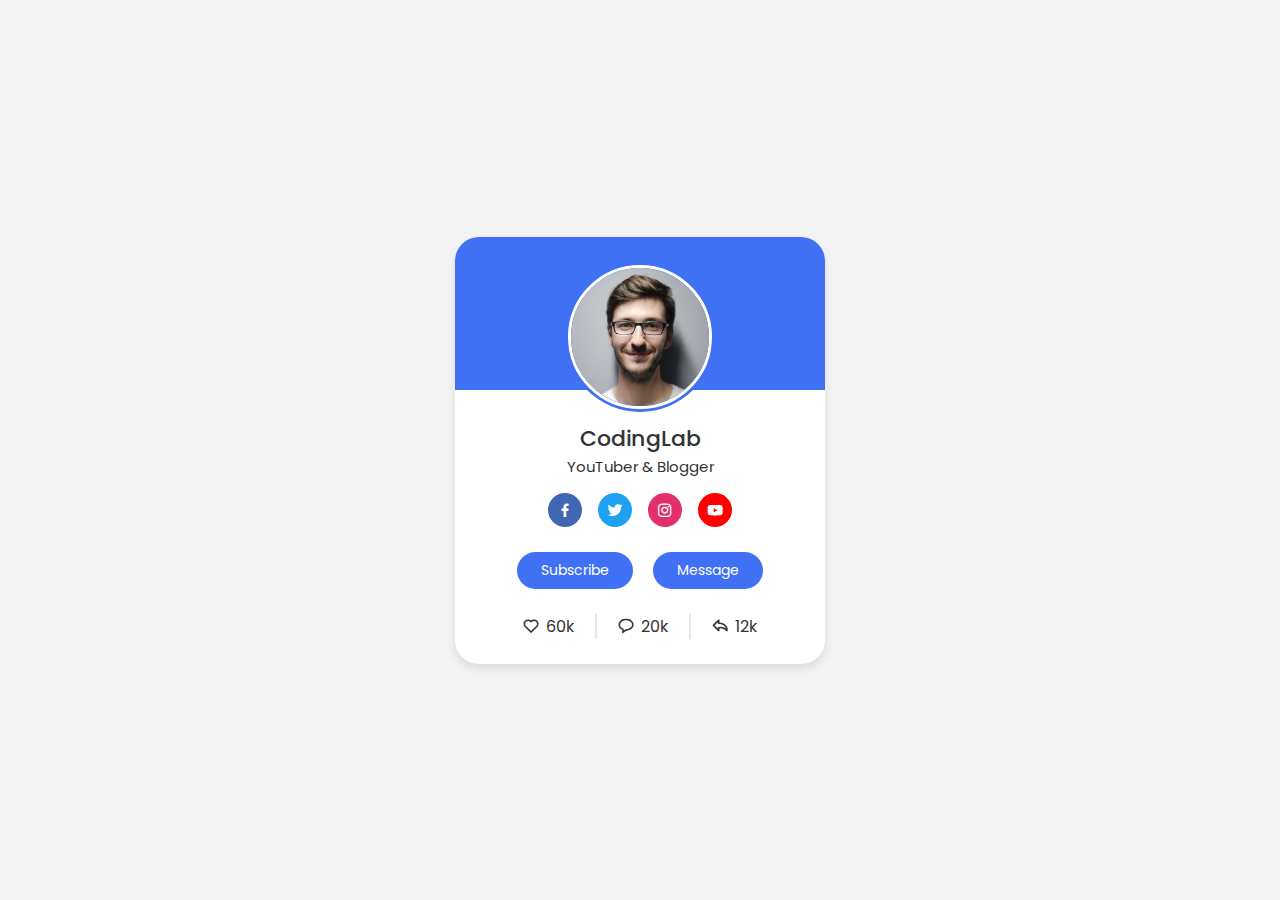
<file: #1 Profile Card Ui Design/index.html>
<!DOCTYPE html>
<html lang="en">

<head>
  <meta charset="UTF-8" />
  <meta http-equiv="X-UA-Compatible" content="IE=edge" />
  <meta name="viewport" content="width=device-width, initial-scale=1.0" />
  <title>Profile Card UI Design</title>

  <!-- CSS -->
  <link rel="stylesheet" href="style.css" />

  <!-- Boxicons CSS -->
  <link href="https://unpkg.com/boxicons@2.1.2/css/boxicons.min.css" rel="stylesheet" />
</head>

<body>
  <div class="profile-card">
    <div class="image">
      <img src="profile.jpg" alt="" class="profile-img" />
    </div>

    <div class="text-data">
      <span class="name">CodingLab</span>
      <span class="job">YouTuber & Blogger</span>
    </div>

    <div class="media-buttons">
      <a href="#" style="background: #4267b2" class="link">
        <i class="bx bxl-facebook"></i>
      </a>
      <a href="#" style="background: #1da1f2" class="link">
        <i class="bx bxl-twitter"></i>
      </a>
      <a href="#" style="background: #e1306c" class="link">
        <i class="bx bxl-instagram"></i>
      </a>
      <a href="#" style="background: #ff0000" class="link">
        <i class="bx bxl-youtube"></i>
      </a>
    </div>

    <div class="buttons">
      <button class="button">Subscribe</button>
      <button class="button">Message</button>
    </div>

    <div class="analytics">
      <div class="data">
        <i class="bx bx-heart"></i>
        <span class="number">60k</span>
      </div>
      <div class="data">
        <i class="bx bx-message-rounded"></i>
        <span class="number">20k</span>
      </div>
      <div class="data">
        <i class="bx bx-share"></i>
        <span class="number">12k</span>
      </div>
    </div>
  </div>
</body>

</html>
</file>
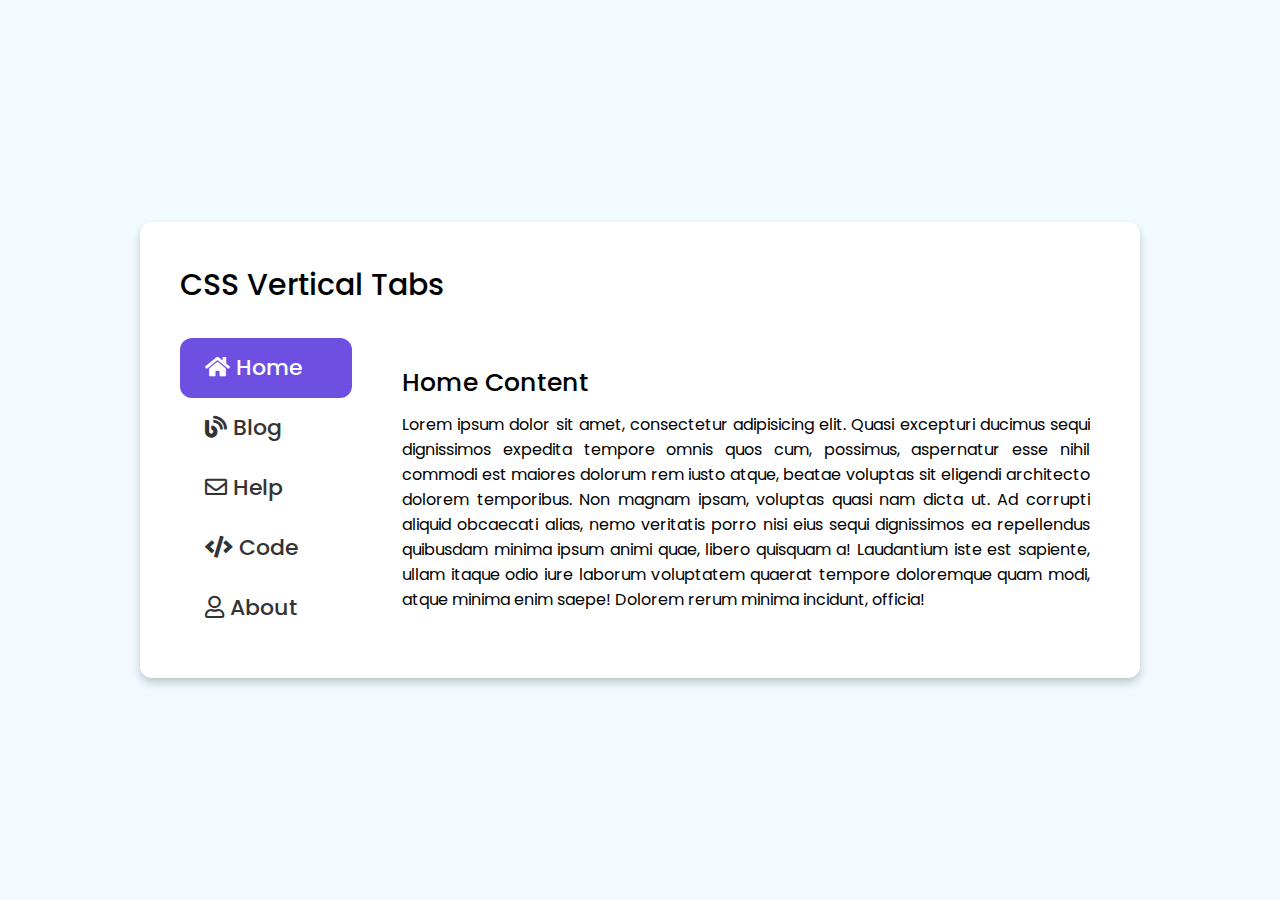
<file: #10 Vertical Tab Design/index.html>
<!DOCTYPE html>
<html lang="en" dir="ltr">

<head>
  <meta charset="UTF-8" />
  <title>CSS Vertical Tabs | CodingLab</title>
  <link rel="stylesheet" href="style.css" />
  <!-- Fontawesome CDN Link -->
  <link rel="stylesheet" href="https://cdnjs.cloudflare.com/ajax/libs/font-awesome/5.15.2/css/all.min.css" />
  <meta name="viewport" content="width=device-width, initial-scale=1.0" />
</head>

<body>
  <div class="container">
    <div class="topic">CSS Vertical Tabs</div>
    <div class="content">
      <input type="radio" name="slider" checked id="home" />
      <input type="radio" name="slider" id="blog" />
      <input type="radio" name="slider" id="help" />
      <input type="radio" name="slider" id="code" />
      <input type="radio" name="slider" id="about" />
      <div class="list">
        <label for="home" class="home">
          <i class="fas fa-home"></i>
          <span class="title">Home</span>
        </label>
        <label for="blog" class="blog">
          <span class="icon"><i class="fas fa-blog"></i></span>
          <span class="title">Blog</span>
        </label>
        <label for="help" class="help">
          <span class="icon"><i class="far fa-envelope"></i></span>
          <span class="title">Help</span>
        </label>
        <label for="code" class="code">
          <span class="icon"><i class="fas fa-code"></i></span>
          <span class="title">Code</span>
        </label>
        <label for="about" class="about">
          <span class="icon"><i class="far fa-user"></i></span>
          <span class="title">About</span>
        </label>
        <div class="slider"></div>
      </div>
      <div class="text-content">
        <div class="home text">
          <div class="title">Home Content</div>
          <p>
            Lorem ipsum dolor sit amet, consectetur adipisicing elit. Quasi excepturi ducimus sequi dignissimos expedita
            tempore omnis quos cum, possimus, aspernatur esse nihil commodi est maiores dolorum rem iusto atque, beatae
            voluptas sit eligendi architecto dolorem temporibus. Non magnam ipsam, voluptas quasi nam dicta ut. Ad
            corrupti aliquid obcaecati alias, nemo veritatis porro nisi eius
            sequi dignissimos ea repellendus quibusdam minima ipsum animi quae, libero quisquam a! Laudantium iste est
            sapiente, ullam itaque odio iure laborum voluptatem quaerat tempore doloremque quam modi, atque minima enim
            saepe! Dolorem rerum minima incidunt, officia!
          </p>
        </div>
        <div class="blog text">
          <div class="title">Blog Content</div>
          <p>
            Lorem ipsum dolor sit amet, consectetur adipisicing elit. Alias tempora, unde reprehenderit incidunt
            excepturi blanditiis ullam dignissimos provident quam? Fugit, enim! Architecto ad officiis dignissimos ex
            quae iusto amet pariatur, ea eius aut velit, tempora magnam hic autem maiores unde corrupti tenetur
            delectus! Voluptatum praesentium labore consectetur ea qui illum illo
            distinctio, sunt, ipsam rerum optio quibusdam cum a? Aut facilis non fuga molestiae voluptatem omnis
            reprehenderit, dignissimos commodi repellat sapiente natus ipsam, ipsa distinctio. Ducimus repudiandae fuga
            aliquid, numquam.
          </p>
        </div>
        <div class="help text">
          <div class="title">Help Content</div>
          <p>
            Lorem ipsum dolor sit amet, consectetur adipisicing elit. Maiores error neque, officia excepturi dolores
            quis dolor, architecto iusto deleniti a soluta nostrum. Fuga reiciendis beatae, dicta voluptatem, vitae
            eligendi maxime accusamus. Amet totam aut odio velit cumque autem neque sequi provident mollitia, nisi sunt
            maiores facilis debitis in officiis asperiores saepe quo soluta
            laudantium ad non quisquam! Repellendus culpa necessitatibus aliquam quod mollitia perspiciatis ducimus
            doloribus perferendis autem, omnis, impedit, veniam qui dolorem? Ipsam nihil assumenda, sit ratione
            blanditiis eius aliquam libero iusto, dolorum aut perferendis modi laboriosam sint dolor.
          </p>
        </div>
        <div class="code text">
          <div class="title">Code Content</div>
          <p>
            Lorem ipsum dolor sit amet, consectetur adipisicing elit. Tempore magnam vitae inventore blanditiis nam
            tenetur voluptates doloribus error atque reprehenderit, necessitatibus minima incidunt a eius corrupti
            placeat, quasi similique deserunt, harum? Quia ut impedit ab earum expedita soluta repellat perferendis hic
            tempora inventore, accusantium porro consequuntur quisquam et assumenda
            distinctio dignissimos doloremque enim nemo delectus deserunt! Ullam perspiciatis quae aliquid animi quam
            amet deleniti, at dolorum tenetur, tempore laborum.
          </p>
        </div>
        <div class="about text">
          <div class="title">About Content</div>
          <p>
            Lorem ipsum dolor sit amet, consectetur adipisicing elit. Necessitatibus incidunt possimus quas ad, sit nam
            veniam illo ullam sapiente, aspernatur fugiat atque. Laboriosam libero voluptatum molestiae veniam earum
            quisquam, laudantium aperiam, eligendi dicta animi maxime sunt non nisi, ex, ipsa! Soluta ex, quibusdam
            voluptatem distinctio asperiores recusandae veritatis optio dolorem
            illo nesciunt quos ullam, dicta numquam ipsam cumque sed. Blanditiis omnis placeat, enim sit dicta eligendi
            voluptatibus laborum consectetur repudiandae tempora numquam molestiae rerum mollitia nemo. Velit
            perspiciatis, nesciunt, quo illo quas error debitis molestiae et sapiente neque tempore natus?
          </p>
        </div>
      </div>
    </div>
  </div>
</body>

</html>
</file>
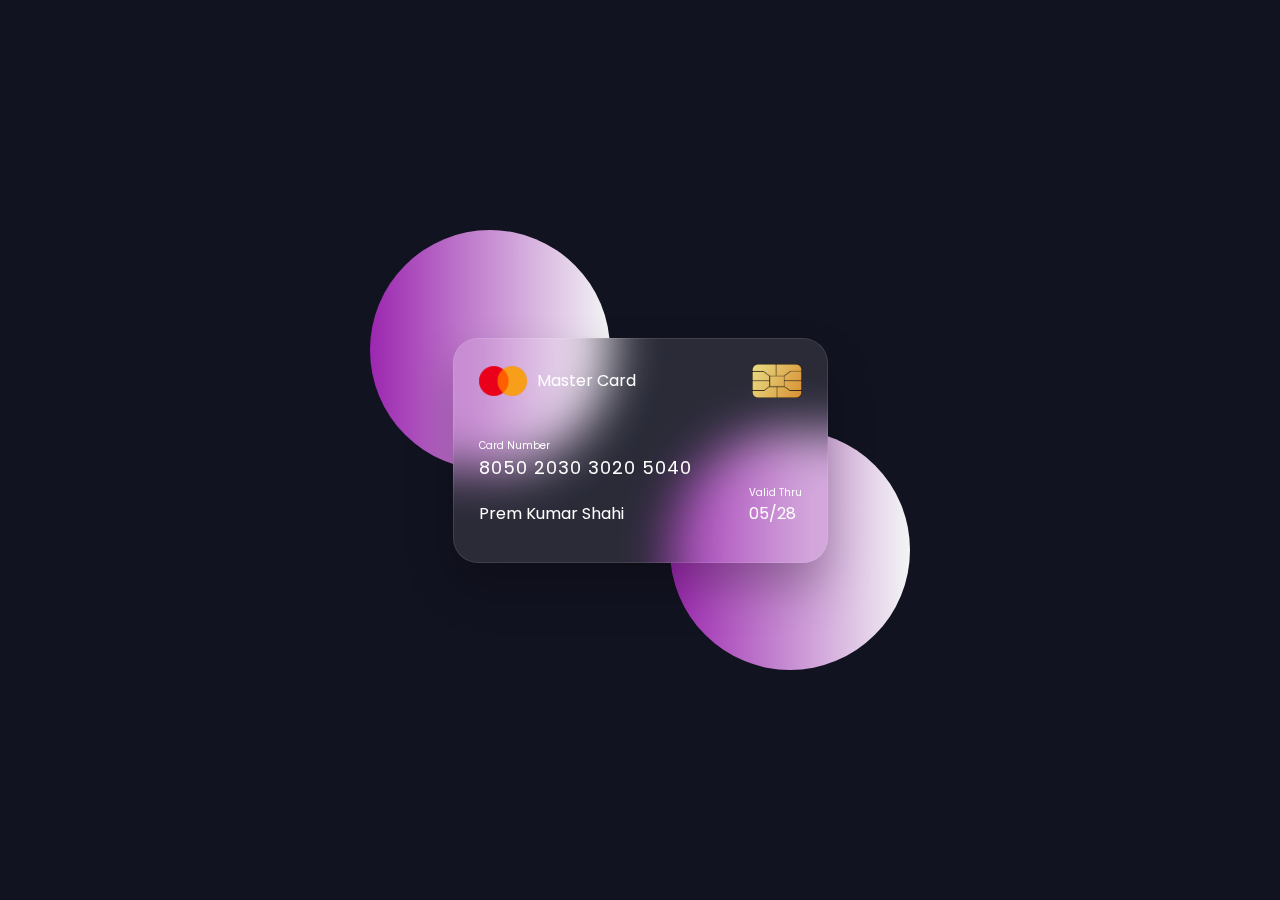
<file: #2 Flipping Credit Card UI Design/index.html>
<!DOCTYPE html>
<html lang="en">

<head>
  <meta charset="UTF-8" />
  <meta http-equiv="X-UA-Compatible" content="IE=edge" />
  <meta name="viewport" content="width=device-width, initial-scale=1.0" />
  <title>Flipping Card UI Design</title>
  <link rel="stylesheet" href="style.css" />
</head>

<body>
  <section>
    <div class="container">
      <div class="card front-face">
        <header>
          <span class="logo">
            <img src="images/logo.png" alt="" />
            <h5>Master Card</h5>
          </span>
          <img src="images/chip.png" alt="" class="chip" />
        </header>

        <div class="card-details">
          <div class="name-number">
            <h6>Card Number</h6>
            <h5 class="number">8050 2030 3020 5040</h5>
            <h5 class="name">Prem Kumar Shahi</h5>
          </div>

          <div class="valid-date">
            <h6>Valid Thru</h6>
            <h5>05/28</h5>
          </div>
        </div>
      </div>

      <div class="card back-face">
        <h6>
          For customer service call +977 4343 3433 or email at
          mastercard@gmail.com
        </h6>
        <span class="magnetic-strip"></span>
        <div class="signature"><i>005</i></div>
        <h5>
          Lorem ipsum dolor sit amet, consectetur adipisicing elit. Officia
          maiores sed doloremque nesciunt neque beatae voluptatibus doloribus.
          Libero et quis magni magnam nihil temporibus? Facere consectetur
          dolore reiciendis et veniam.
        </h5>
      </div>
    </div>
  </section>
</body>

</html>
</file>
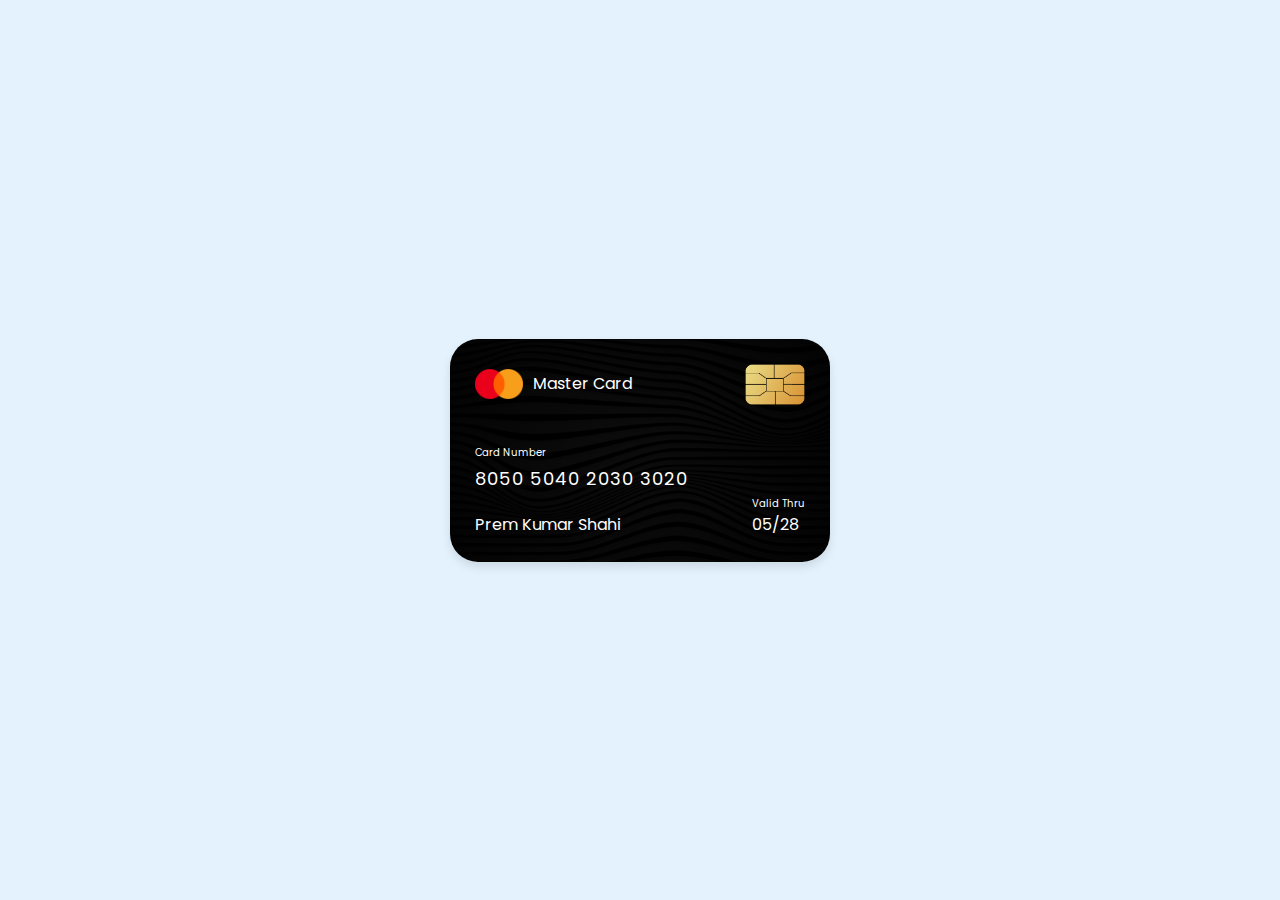
<file: #3 Credit Card UI Design/index.html>
<!DOCTYPE html>
<html lang="en">

<head>
  <meta charset="UTF-8" />
  <meta http-equiv="X-UA-Compatible" content="IE=edge" />
  <meta name="viewport" content="width=device-width, initial-scale=1.0" />
  <title>Credit Card Ui Design</title>
  <link rel="stylesheet" href="style.css" />
</head>

<body>
  <div class="container">
    <header>
      <span class="logo">
        <img src="images/logo.png" alt="" />
        <h5>Master Card</h5>
      </span>
      <img src="images/chip.png" alt="" class="chip" />
    </header>

    <div class="card-details">
      <div class="name-number">
        <h6>Card Number</h6>
        <h5 class="number">8050 5040 2030 3020</h5>
        <h5 class="name">Prem Kumar Shahi</h5>
      </div>
      <div class="valid-date">
        <h6>Valid Thru</h6>
        <h5>05/28</h5>
      </div>
    </div>
  </div>
</body>

</html>
</file>
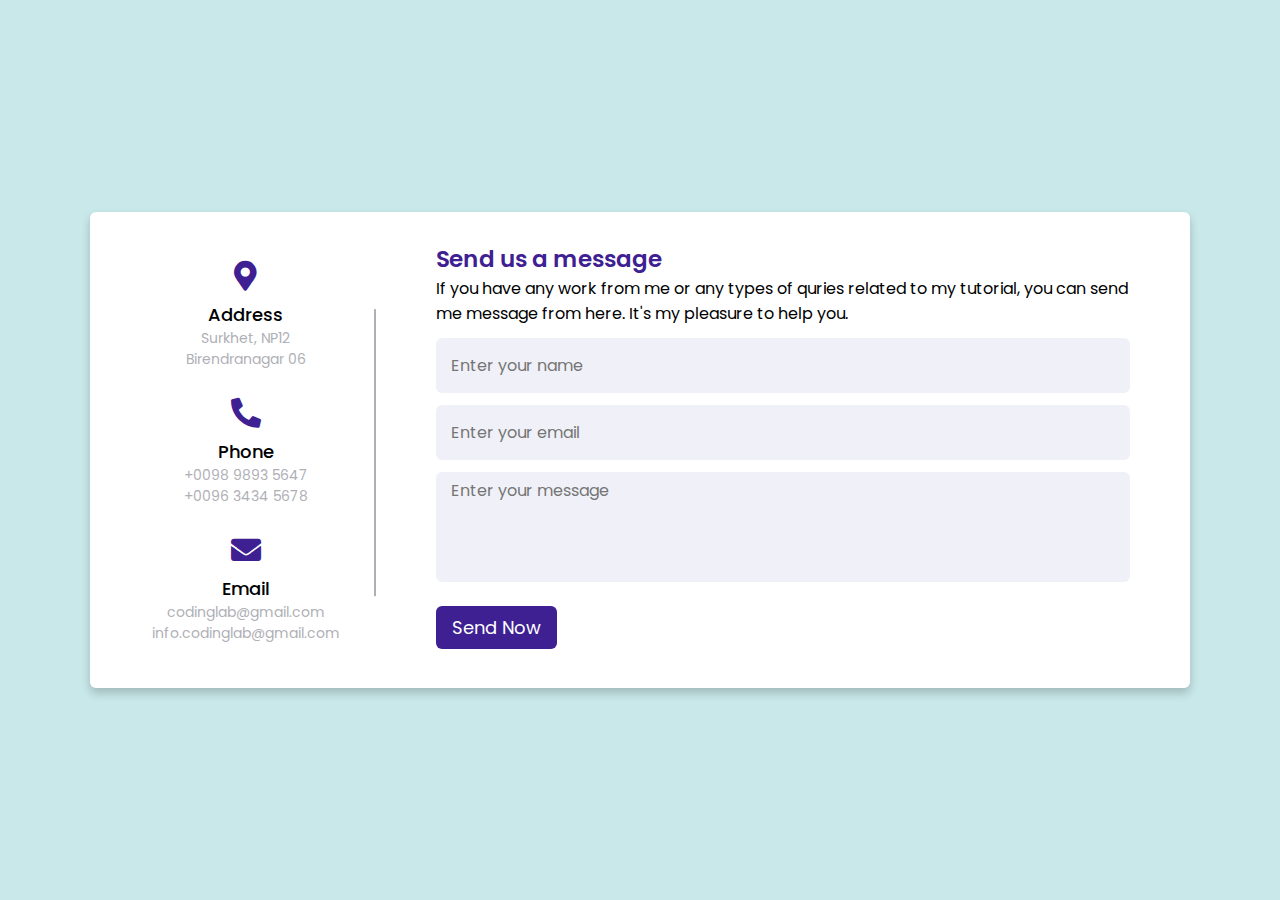
<file: #7 Responsive Contact Us Form/index.html>
<!DOCTYPE html>
<html lang="en" dir="ltr">

<head>
  <meta charset="UTF-8" />
  <title>Responsive Contact Us Form | CodingLab</title>
  <link rel="stylesheet" href="style.css" />
  <!-- Fontawesome CDN Link -->
  <link rel="stylesheet" href="https://cdnjs.cloudflare.com/ajax/libs/font-awesome/5.15.2/css/all.min.css" />
  <meta name="viewport" content="width=device-width, initial-scale=1.0" />
</head>

<body>
  <div class="container">
    <div class="content">
      <div class="left-side">
        <div class="address details">
          <i class="fas fa-map-marker-alt"></i>
          <div class="topic">Address</div>
          <div class="text-one">Surkhet, NP12</div>
          <div class="text-two">Birendranagar 06</div>
        </div>
        <div class="phone details">
          <i class="fas fa-phone-alt"></i>
          <div class="topic">Phone</div>
          <div class="text-one">+0098 9893 5647</div>
          <div class="text-two">+0096 3434 5678</div>
        </div>
        <div class="email details">
          <i class="fas fa-envelope"></i>
          <div class="topic">Email</div>
          <div class="text-one">codinglab@gmail.com</div>
          <div class="text-two">info.codinglab@gmail.com</div>
        </div>
      </div>
      <div class="right-side">
        <div class="topic-text">Send us a message</div>
        <p>If you have any work from me or any types of quries related to my tutorial, you can send me message from
          here. It's my pleasure to help you.</p>
        <form action="#">
          <div class="input-box">
            <input type="text" placeholder="Enter your name" />
          </div>
          <div class="input-box">
            <input type="text" placeholder="Enter your email" />
          </div>
          <div class="input-box message-box">
            <textarea placeholder="Enter your message"></textarea>
          </div>
          <div class="button">
            <input type="button" value="Send Now" />
          </div>
        </form>
      </div>
    </div>
  </div>
</body>

</html>
</file>
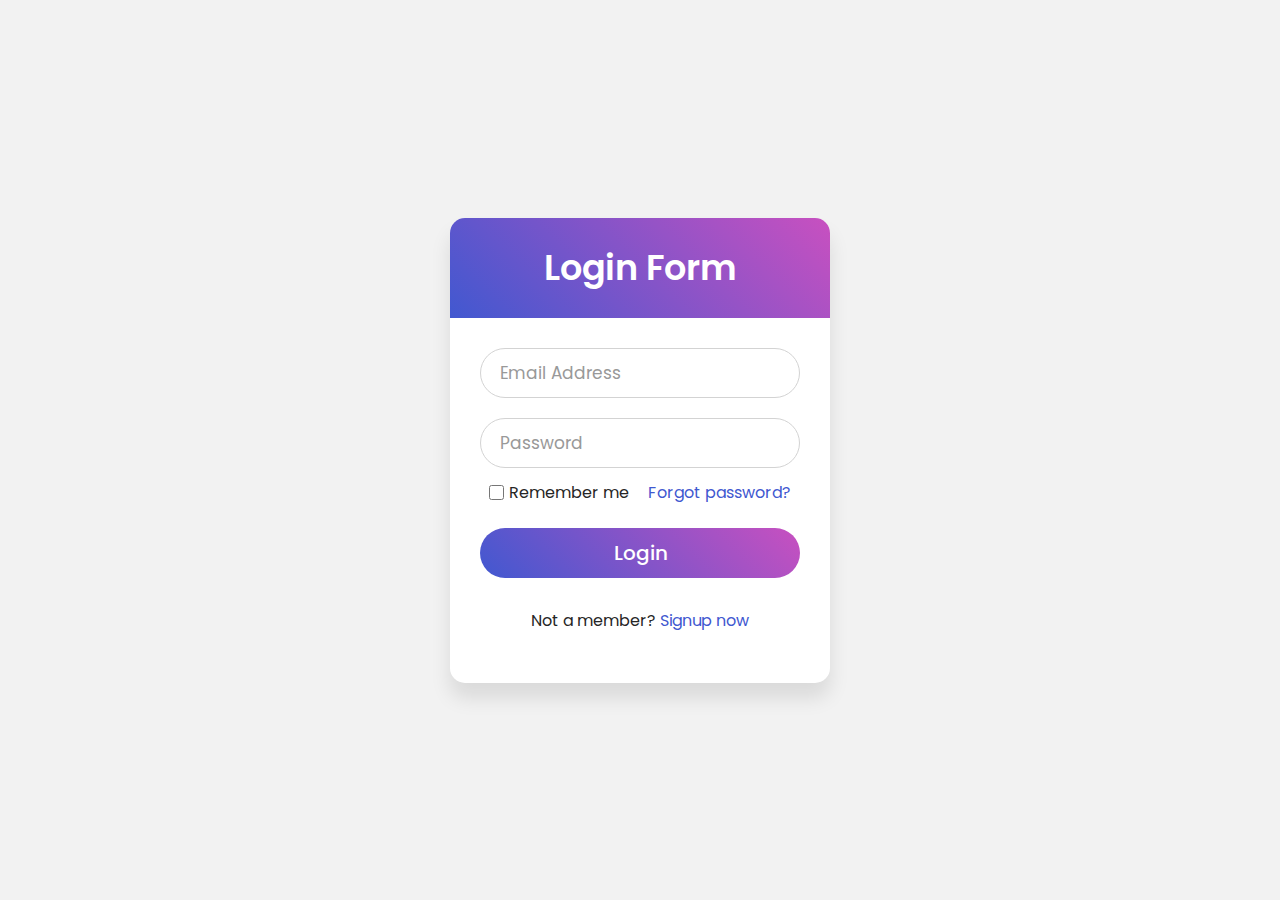
<file: #9 Login Form with Floating Label/index.html>
<!DOCTYPE html>
<html lang="en" dir="ltr">

<head>
   <meta charset="utf-8">
   <title>Login Form Design | CodeLab</title>
   <link rel="stylesheet" href="style.css">
</head>

<body>
   <div class="wrapper">
      <div class="title">
         Login Form
      </div>
      <form action="#">
         <div class="field">
            <input type="text" required>
            <label>Email Address</label>
         </div>
         <div class="field">
            <input type="password" required>
            <label>Password</label>
         </div>
         <div class="content">
            <div class="checkbox">
               <input type="checkbox" id="remember-me">
               <label for="remember-me">Remember me</label>
            </div>
            <div class="pass-link">
               <a href="#">Forgot password?</a>
            </div>
         </div>
         <div class="field">
            <input type="submit" value="Login">
         </div>
         <div class="signup-link">
            Not a member? <a href="#">Signup now</a>
         </div>
      </form>
   </div>
</body>

</html>
</file>
<file: #1 Profile Card Ui Design/style.css>
/* Google Fonts - Poppins */
@import url("https://fonts.googleapis.com/css2?family=Poppins:wght@300;400;500;600&display=swap");

* {
  margin: 0;
  padding: 0;
  box-sizing: border-box;
  font-family: "Poppins", sans-serif;
}
body {
  height: 100vh;
  display: flex;
  align-items: center;
  justify-content: center;
  background-color: #f4f4f4;
}
.profile-card {
  display: flex;
  flex-direction: column;
  align-items: center;
  max-width: 370px;
  width: 100%;
  background: #fff;
  border-radius: 24px;
  padding: 25px;
  box-shadow: 0 5px 10px rgba(0, 0, 0, 0.1);
  position: relative;
}
.profile-card::before {
  content: "";
  position: absolute;
  top: 0;
  left: 0;
  height: 36%;
  width: 100%;
  border-radius: 24px 24px 0 0;
  background-color: #4070f4;
}
.image {
  position: relative;
  height: 150px;
  width: 150px;
  border-radius: 50%;
  background-color: #4070f4;
  padding: 3px;
  margin-bottom: 10px;
}
.image .profile-img {
  height: 100%;
  width: 100%;
  object-fit: cover;
  border-radius: 50%;
  border: 3px solid #fff;
}
.profile-card .text-data {
  display: flex;
  flex-direction: column;
  align-items: center;
  color: #333;
}
.text-data .name {
  font-size: 22px;
  font-weight: 500;
}
.text-data .job {
  font-size: 15px;
  font-weight: 400;
}
.profile-card .media-buttons {
  display: flex;
  align-items: center;
  margin-top: 15px;
}
.media-buttons .link {
  display: flex;
  align-items: center;
  justify-content: center;
  color: #fff;
  font-size: 18px;
  height: 34px;
  width: 34px;
  border-radius: 50%;
  margin: 0 8px;
  background-color: #4070f4;
  text-decoration: none;
}
.profile-card .buttons {
  display: flex;
  align-items: center;
  margin-top: 25px;
}
.buttons .button {
  color: #fff;
  font-size: 14px;
  font-weight: 400;
  border: none;
  border-radius: 24px;
  margin: 0 10px;
  padding: 8px 24px;
  background-color: #4070f4;
  cursor: pointer;
  transition: all 0.3s ease;
}
.buttons .button:hover {
  background-color: #0e4bf1;
}
.profile-card .analytics {
  display: flex;
  align-items: center;
  margin-top: 25px;
}
.analytics .data {
  display: flex;
  align-items: center;
  color: #333;
  padding: 0 20px;
  border-right: 2px solid #e7e7e7;
}
.data i {
  font-size: 18px;
  margin-right: 6px;
}
.data:last-child {
  border-right: none;
}
</file>
<file: #10 Vertical Tab Design/style.css>
/* Google Font CDN Link */
@import url("https://fonts.googleapis.com/css2?family=Poppins:wght@200;300;400;500;600;700&display=swap");
* {
  margin: 0;
  padding: 0;
  box-sizing: border-box;
  font-family: "Poppins", sans-serif;
}
body {
  height: 100vh;
  display: flex;
  align-items: center;
  justify-content: center;
  background: #f0faff;
}
::selection {
  background: #6d50e2;
  color: #fff;
}
.container {
  max-width: 1000px;
  width: 100%;
  padding: 40px 50px 40px 40px;
  background: #fff;
  margin: 0 20px;
  border-radius: 12px;
  box-shadow: 0 5px 10px rgba(0, 0, 0, 0.2);
}
.container .topic {
  font-size: 30px;
  font-weight: 500;
  margin-bottom: 30px;
}
.content {
  display: flex;
  align-items: center;
  justify-content: space-between;
}
.content .list {
  display: flex;
  flex-direction: column;
  width: 20%;
  margin-right: 50px;
  position: relative;
}
.content .list label {
  height: 60px;
  font-size: 22px;
  font-weight: 500;
  line-height: 60px;
  cursor: pointer;
  padding-left: 25px;
  transition: all 0.5s ease;
  color: #333;
  z-index: 12;
}
#home:checked ~ .list label.home,
#blog:checked ~ .list label.blog,
#help:checked ~ .list label.help,
#code:checked ~ .list label.code,
#about:checked ~ .list label.about {
  color: #fff;
}
.content .list label:hover {
  color: #6d50e2;
}
.content .slider {
  position: absolute;
  left: 0;
  top: 0;
  height: 60px;
  width: 100%;
  border-radius: 12px;
  background: #6d50e2;
  transition: all 0.4s ease;
}
#home:checked ~ .list .slider {
  top: 0;
}
#blog:checked ~ .list .slider {
  top: 60px;
}
#help:checked ~ .list .slider {
  top: 120px;
}
#code:checked ~ .list .slider {
  top: 180px;
}
#about:checked ~ .list .slider {
  top: 240px;
}
.content .text-content {
  width: 80%;
  height: 100%;
}
.content .text {
  display: none;
}
.content .text .title {
  font-size: 25px;
  margin-bottom: 10px;
  font-weight: 500;
}
.content .text p {
  text-align: justify;
}
.content .text-content .home {
  display: block;
}
#home:checked ~ .text-content .home,
#blog:checked ~ .text-content .blog,
#help:checked ~ .text-content .help,
#code:checked ~ .text-content .code,
#about:checked ~ .text-content .about {
  display: block;
}
#blog:checked ~ .text-content .home,
#help:checked ~ .text-content .home,
#code:checked ~ .text-content .home,
#about:checked ~ .text-content .home {
  display: none;
}
.content input {
  display: none;
}
</file>
<file: #2 Flipping Credit Card UI Design/style.css>
/* Import Google Font - Poppins */
@import url("https://fonts.googleapis.com/css2?family=Poppins:wght@300;400;500;600&display=swap");

* {
  margin: 0;
  padding: 0;
  box-sizing: border-box;
  font-family: "Poppins", sans-serif;
}
section {
  position: relative;
  min-height: 100vh;
  width: 100%;
  background: #121321;
  display: flex;
  align-items: center;
  justify-content: center;
  color: #fff;
  perspective: 1000px;
}
section::before {
  content: "";
  position: absolute;
  height: 240px;
  width: 240px;
  border-radius: 50%;
  transform: translate(-150px, -100px);
  background: linear-gradient(90deg, #9c27b0, #f3f5f5);
}
section::after {
  content: "";
  position: absolute;
  height: 240px;
  width: 240px;
  border-radius: 50%;
  transform: translate(150px, 100px);
  background: linear-gradient(90deg, #9c27b0, #f3f5f5);
}
.container {
  position: relative;
  height: 225px;
  width: 375px;
  z-index: 100;
  transition: 0.6s;
  transform-style: preserve-3d;
}
.container:hover {
  transform: rotateY(180deg);
}
.container .card {
  position: absolute;
  height: 100%;
  width: 100%;
  padding: 25px;
  border-radius: 25px;
  backdrop-filter: blur(25px);
  background: rgba(255, 255, 255, 0.1);
  box-shadow: 0 25px 45px rgba(0, 0, 0, 0.25);
  border: 1px solid rgba(255, 255, 255, 0.1);
  backface-visibility: hidden;
}
.front-face header,
.front-face .logo {
  display: flex;
  align-items: center;
}
.front-face header {
  justify-content: space-between;
}
.front-face .logo img {
  width: 48px;
  margin-right: 10px;
}
h5 {
  font-size: 16px;
  font-weight: 400;
}
.front-face .chip {
  width: 50px;
}
.front-face .card-details {
  display: flex;
  margin-top: 40px;
  align-items: flex-end;
  justify-content: space-between;
}
h6 {
  font-size: 10px;
  font-weight: 400;
}
h5.number {
  font-size: 18px;
  letter-spacing: 1px;
}
h5.name {
  margin-top: 20px;
}
.card.back-face {
  border: none;
  padding: 15px 25px 25px 25px;
  transform: rotateY(180deg);
}
.card.back-face h6 {
  font-size: 8px;
}
.card.back-face .magnetic-strip {
  position: absolute;
  top: 40px;
  left: 0;
  height: 45px;
  width: 100%;
  background: #000;
}
.card.back-face .signature {
  display: flex;
  justify-content: flex-end;
  align-items: center;
  margin-top: 80px;
  height: 40px;
  width: 85%;
  border-radius: 6px;
  background: repeating-linear-gradient(
    #fff,
    #fff 3px,
    #efefef 0px,
    #efefef 9px
  );
}
.signature i {
  color: #000;
  font-size: 12px;
  padding: 4px 6px;
  border-radius: 4px;
  background-color: #fff;
  margin-right: -30px;
  z-index: -1;
}
.card.back-face h5 {
  font-size: 8px;
  margin-top: 15px;
}
</file>
<file: #3 Credit Card UI Design/style.css>
/* Import Google Font - Poppins */
@import url("https://fonts.googleapis.com/css2?family=Poppins:wght@300;400;500;600&display=swap");

* {
  margin: 0;
  padding: 0;
  box-sizing: border-box;
  font-family: "Poppins", sans-serif;
}
body {
  min-height: 100vh;
  display: flex;
  align-items: center;
  justify-content: center;
  background: #e3f2fd;
}
.container {
  position: relative;
  background-image: url("images/bg.png");
  background-size: cover;
  padding: 25px;
  border-radius: 28px;
  max-width: 380px;
  width: 100%;
  box-shadow: 0 5px 10px rgba(0, 0, 0, 0.1);
}
header,
.logo {
  display: flex;
  align-items: center;
  justify-content: space-between;
}
.logo img {
  width: 48px;
  margin-right: 10px;
}
h5 {
  font-size: 16px;
  font-weight: 400;
  color: #fff;
}
header .chip {
  width: 60px;
}
h6 {
  color: #fff;
  font-size: 10px;
  font-weight: 400;
}
h5.number {
  margin-top: 4px;
  font-size: 18px;
  letter-spacing: 1px;
}
h5.name {
  margin-top: 20px;
}
.container .card-details {
  margin-top: 40px;
  display: flex;
  justify-content: space-between;
  align-items: flex-end;
}
</file>
<file: #7 Responsive Contact Us Form/style.css>
/* Google Font CDN Link */
@import url("https://fonts.googleapis.com/css2?family=Poppins:wght@200;300;400;500;600;700&display=swap");
* {
  margin: 0;
  padding: 0;
  box-sizing: border-box;
  font-family: "Poppins", sans-serif;
}
body {
  min-height: 100vh;
  width: 100%;
  background: #c8e8e9;
  display: flex;
  align-items: center;
  justify-content: center;
}
.container {
  max-width: 1100px;
  width: 100%;
  background: #fff;
  border-radius: 6px;
  padding: 20px 60px 30px 40px;
  box-shadow: 0 5px 10px rgba(0, 0, 0, 0.2);
}
.container .content {
  display: flex;
  align-items: center;
  justify-content: space-between;
}
.container .content .left-side {
  width: 25%;
  height: 100%;
  display: flex;
  flex-direction: column;
  align-items: center;
  justify-content: center;
  margin-top: 15px;
  position: relative;
}
.content .left-side::before {
  content: "";
  position: absolute;
  height: 70%;
  width: 2px;
  right: -15px;
  top: 50%;
  transform: translateY(-50%);
  background: #afafb6;
}
.content .left-side .details {
  margin: 14px;
  text-align: center;
}
.content .left-side .details i {
  font-size: 30px;
  color: #3e2093;
  margin-bottom: 10px;
}
.content .left-side .details .topic {
  font-size: 18px;
  font-weight: 500;
}
.content .left-side .details .text-one,
.content .left-side .details .text-two {
  font-size: 14px;
  color: #afafb6;
}

.container .content .right-side {
  width: 75%;
  margin-left: 75px;
}
.content .right-side .topic-text {
  font-size: 23px;
  font-weight: 600;
  color: #3e2093;
}
.right-side .input-box {
  height: 55px;
  width: 100%;
  margin: 12px 0;
}
.right-side .input-box input,
.right-side .input-box textarea {
  height: 100%;
  width: 100%;
  border: none;
  outline: none;
  font-size: 16px;
  background: #f0f1f8;
  border-radius: 6px;
  padding: 0 15px;
  resize: none;
}
.right-side .message-box {
  min-height: 110px;
}
.right-side .input-box textarea {
  padding-top: 6px;
}
.right-side .button {
  display: inline-block;
  margin-top: 12px;
}
.right-side .button input[type="button"] {
  color: #fff;
  font-size: 18px;
  outline: none;
  border: none;
  padding: 8px 16px;
  border-radius: 6px;
  background: #3e2093;
  cursor: pointer;
  transition: all 0.3s ease;
}
.button input[type="button"]:hover {
  background: #5029bc;
}

@media (max-width: 950px) {
  .container {
    width: 90%;
    padding: 30px 40px 40px 35px;
  }
  .container .content .right-side {
    width: 75%;
    margin-left: 55px;
  }
}
@media (max-width: 820px) {
  .container {
    margin: 40px 0;
    height: 100%;
  }
  .container .content {
    flex-direction: column-reverse;
  }
  .container .content .left-side {
    width: 100%;
    flex-direction: row;
    margin-top: 40px;
    justify-content: center;
    flex-wrap: wrap;
  }
  .container .content .left-side::before {
    display: none;
  }
  .container .content .right-side {
    width: 100%;
    margin-left: 0;
  }
}

/* /// */
</file>
<file: #9 Login Form with Floating Label/style.css>
@import url('https://fonts.googleapis.com/css?family=Poppins:400,500,600,700&display=swap');
*{
  margin: 0;
  padding: 0;
  box-sizing: border-box;
  font-family: 'Poppins', sans-serif;
}
html,body{
  display: grid;
  height: 100%;
  width: 100%;
  place-items: center;
  background: #f2f2f2;
  /* background: linear-gradient(-135deg, #c850c0, #4158d0); */
}
::selection{
  background: #4158d0;
  color: #fff;
}
.wrapper{
  width: 380px;
  background: #fff;
  border-radius: 15px;
  box-shadow: 0px 15px 20px rgba(0,0,0,0.1);
}
.wrapper .title{
  font-size: 35px;
  font-weight: 600;
  text-align: center;
  line-height: 100px;
  color: #fff;
  user-select: none;
  border-radius: 15px 15px 0 0;
  background: linear-gradient(-135deg, #c850c0, #4158d0);
}
.wrapper form{
  padding: 10px 30px 50px 30px;
}
.wrapper form .field{
  height: 50px;
  width: 100%;
  margin-top: 20px;
  position: relative;
}
.wrapper form .field input{
  height: 100%;
  width: 100%;
  outline: none;
  font-size: 17px;
  padding-left: 20px;
  border: 1px solid lightgrey;
  border-radius: 25px;
  transition: all 0.3s ease;
}
.wrapper form .field input:focus,
form .field input:valid{
  border-color: #4158d0;
}
.wrapper form .field label{
  position: absolute;
  top: 50%;
  left: 20px;
  color: #999999;
  font-weight: 400;
  font-size: 17px;
  pointer-events: none;
  transform: translateY(-50%);
  transition: all 0.3s ease;
}
form .field input:focus ~ label,
form .field input:valid ~ label{
  top: 0%;
  font-size: 16px;
  color: #4158d0;
  background: #fff;
  transform: translateY(-50%);
}
form .content{
  display: flex;
  width: 100%;
  height: 50px;
  font-size: 16px;
  align-items: center;
  justify-content: space-around;
}
form .content .checkbox{
  display: flex;
  align-items: center;
  justify-content: center;
}
form .content input{
  width: 15px;
  height: 15px;
  background: red;
}
form .content label{
  color: #262626;
  user-select: none;
  padding-left: 5px;
}
form .content .pass-link{
  color: "";
}
form .field input[type="submit"]{
  color: #fff;
  border: none;
  padding-left: 0;
  margin-top: -10px;
  font-size: 20px;
  font-weight: 500;
  cursor: pointer;
  background: linear-gradient(-135deg, #c850c0, #4158d0);
  transition: all 0.3s ease;
}
form .field input[type="submit"]:active{
  transform: scale(0.95);
}
form .signup-link{
  color: #262626;
  margin-top: 20px;
  text-align: center;
}
form .pass-link a,
form .signup-link a{
  color: #4158d0;
  text-decoration: none;
}
form .pass-link a:hover,
form .signup-link a:hover{
  text-decoration: underline;
}
</file>
